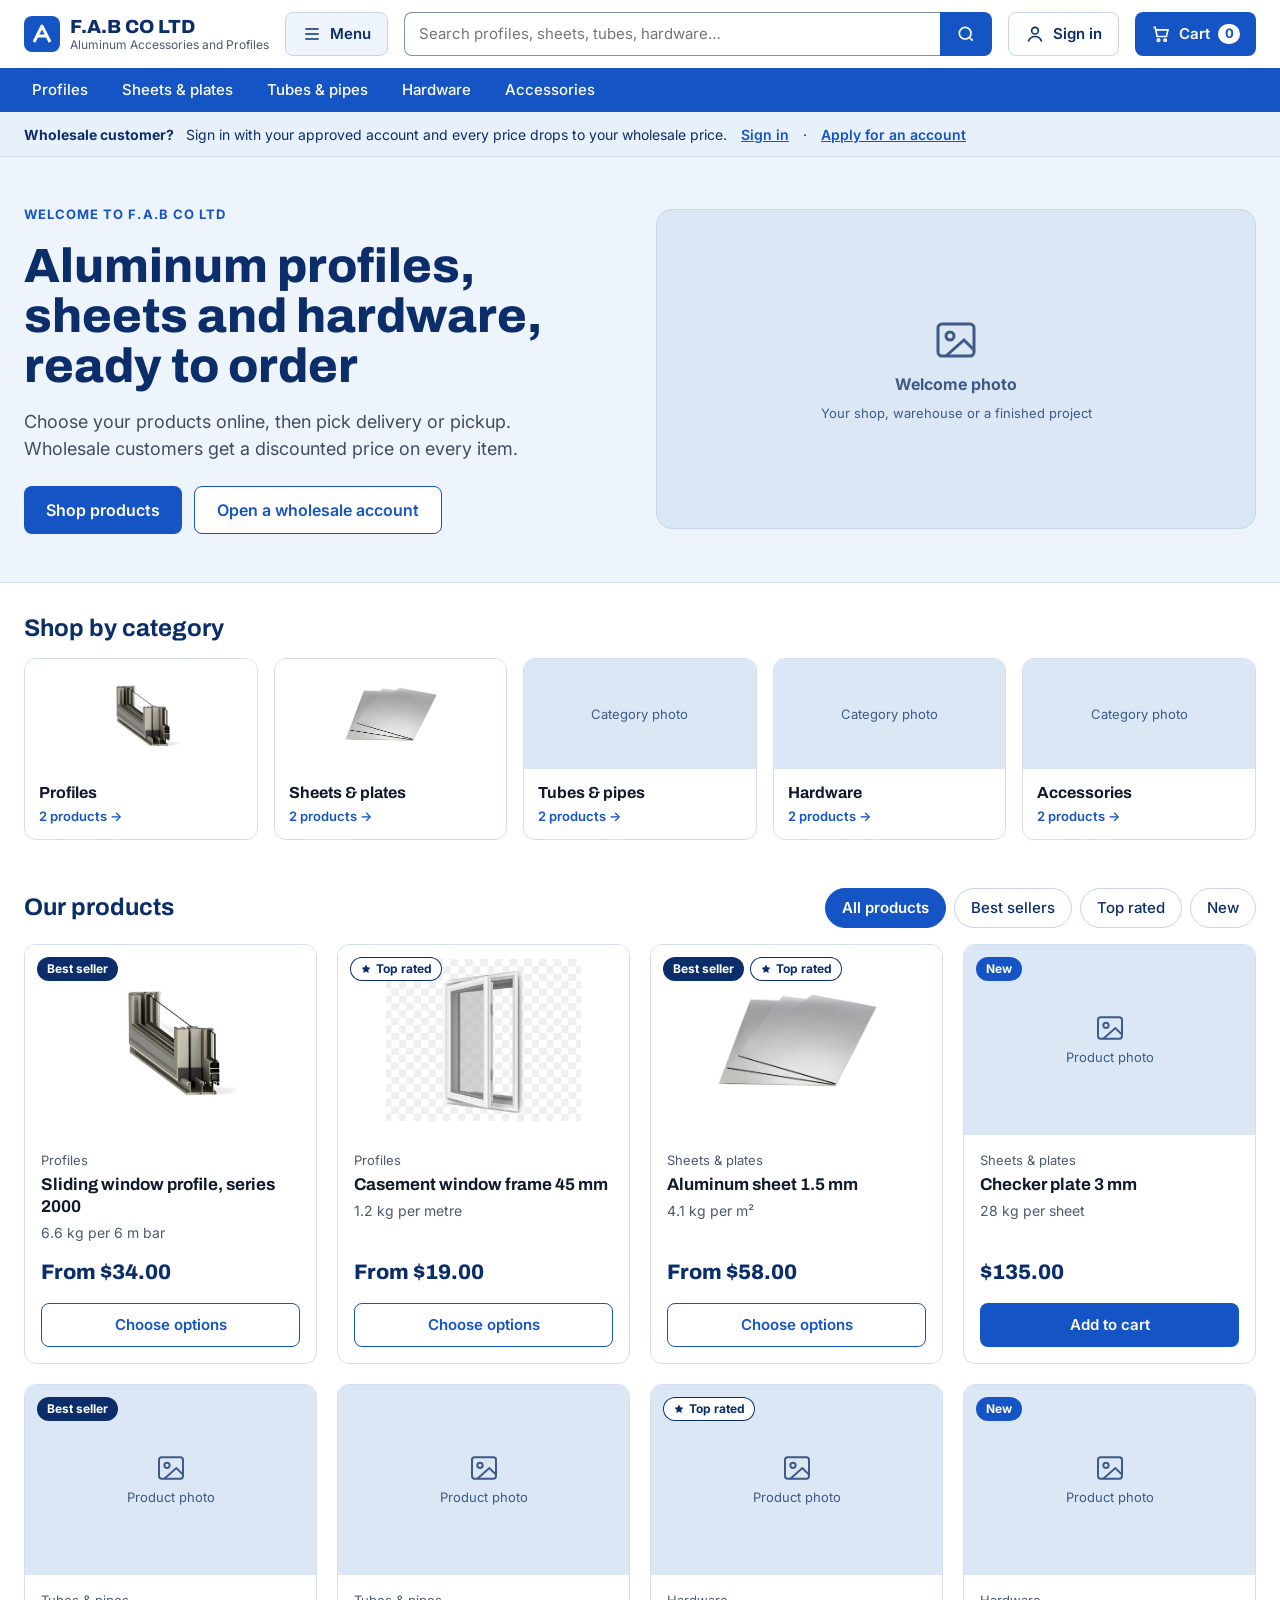
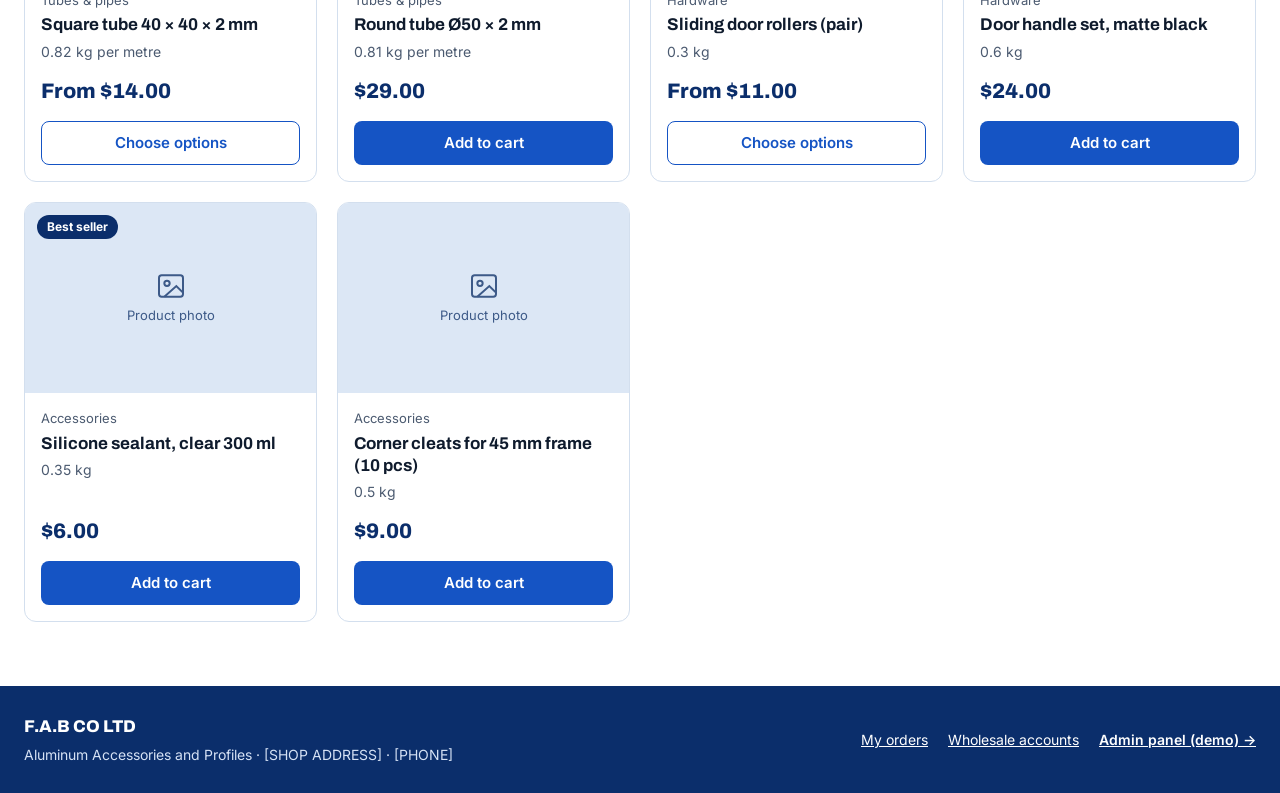
<file: index.html>
<!doctype html>
<html lang="en">
<head>
<meta charset="utf-8">
<meta name="viewport" content="width=device-width, initial-scale=1">
<title>F.A.B CO LTD · Aluminum Accessories and Profiles</title>
<meta name="description" content="Order aluminum profiles, sheets, tubes and hardware online from F.A.B CO LTD. Delivery or pickup, with wholesale prices for approved business customers.">
<link rel="icon" href="images/favicon.svg" type="image/svg+xml">
<link rel="preconnect" href="https://fonts.googleapis.com">
<link rel="preconnect" href="https://fonts.gstatic.com" crossorigin>
<link rel="stylesheet" href="https://fonts.googleapis.com/css2?family=Archivo:wght@600;700;800&family=Inter:wght@400;500;600;700&display=swap">
<link rel="stylesheet" href="css/styles.css">
<script src="js/common.js"></script>
<script src="js/store.js"></script>
<script defer src="js/alpine.min.js"></script>
</head>
<body>
<div class="app" x-data="store()" x-cloak @keydown.escape.window="menuOpen = false">

<!-- ================= Header ================= -->
<header class="site-header">
  <div class="container header-row">
    <button type="button" class="brand" @click="goHome()">
      <svg width="36" height="36" viewBox="0 0 36 36" aria-hidden="true"><rect width="36" height="36" rx="8" fill="#1554C4"/><path d="M10 26 L18 10 L26 26" fill="none" stroke="#FFFFFF" stroke-width="3" stroke-linejoin="round"/><path d="M13.5 20 H22.5" stroke="#FFFFFF" stroke-width="3"/></svg>
      <span class="brand-text"><span class="brand-name">F.A.B CO LTD</span><span class="brand-tag">Aluminum Accessories and Profiles</span></span>
    </button>

    <button type="button" class="btn btn-soft" @click="menuOpen = !menuOpen" :aria-expanded="menuOpen" aria-controls="site-menu">
      <svg class="icon" viewBox="0 0 24 24" fill="none" stroke="currentColor" stroke-width="2" aria-hidden="true"><path d="M4 6h16M4 12h16M4 18h16"/></svg>
      Menu
    </button>

    <form class="search" role="search" @submit.prevent="doSearch()">
      <input type="search" aria-label="Search products" x-model="query" placeholder="Search profiles, sheets, tubes, hardware…">
      <button type="submit" aria-label="Search">
        <svg class="icon" viewBox="0 0 24 24" fill="none" stroke="currentColor" stroke-width="2" aria-hidden="true"><circle cx="11" cy="11" r="7"/><path d="M20 20l-3.5-3.5"/></svg>
      </button>
    </form>

    <button type="button" class="btn btn-quiet" x-show="!signedIn" @click="goSignin('login')">
      <svg class="icon" viewBox="0 0 24 24" fill="none" stroke="currentColor" stroke-width="2" aria-hidden="true"><circle cx="12" cy="8" r="4"/><path d="M4 21c1.5-4 4.5-6 8-6s6.5 2 8 6"/></svg>
      Sign in
    </button>
    <button type="button" class="btn btn-quiet" x-show="signedIn" @click="go('orders')">
      <svg class="icon" viewBox="0 0 24 24" fill="none" stroke="currentColor" stroke-width="2" aria-hidden="true"><circle cx="12" cy="8" r="4"/><path d="M4 21c1.5-4 4.5-6 8-6s6.5 2 8 6"/></svg>
      My account <span class="pill-dark pill-xs">WHOLESALE</span>
    </button>

    <button type="button" class="btn btn-primary" @click="go('cart')">
      <svg class="icon" viewBox="0 0 24 24" fill="none" stroke="currentColor" stroke-width="2" aria-hidden="true"><path d="M3 4h2l2.4 11h11l2-8H6.2"/><circle cx="9" cy="19.5" r="1.5"/><circle cx="17" cy="19.5" r="1.5"/></svg>
      Cart <span class="count-pill" x-text="cartCount"></span>
    </button>
  </div>

  <nav class="cat-bar" aria-label="Product categories">
    <div class="container cat-bar-inner">
      <template x-for="c in cats" :key="c.id">
        <button type="button" @click="openCategory(c.id)" :aria-current="screen === 'category' && catId === c.id ? 'page' : null" x-text="c.name"></button>
      </template>
    </div>
  </nav>

  <div class="notice-bar">
    <div class="container">
      <div class="notice-row" x-show="!signedIn">
        <strong>Wholesale customer?</strong>
        <span>Sign in with your approved account and every price drops to your wholesale price.</span>
        <button type="button" class="link-btn" @click="goSignin('login')">Sign in</button>
        <span aria-hidden="true">·</span>
        <button type="button" class="link-btn" @click="goSignin('apply')">Apply for an account</button>
      </div>
      <div class="notice-row" x-show="signedIn">
        <svg class="icon-sm" viewBox="0 0 24 24" fill="none" stroke="currentColor" stroke-width="3" aria-hidden="true"><path d="M5 12l5 5 9-10"/></svg>
        <strong>Wholesale prices active.</strong>
        <span>You're signed in, so every price you see is your discounted price.</span>
      </div>
    </div>
  </div>
</header>

<!-- ================= Menu ================= -->
<div id="site-menu" class="menu-panel" x-show="menuOpen" x-transition.opacity>
  <div class="container menu-grid">
    <div class="stack">
      <h2 class="menu-title">Categories</h2>
      <template x-for="c in cats" :key="c.id">
        <button type="button" class="menu-link" @click="openCategory(c.id)"><span x-text="c.name"></span> <span class="menu-meta" x-text="'· ' + countIn(c.id)"></span></button>
      </template>
    </div>
    <div class="stack">
      <h2 class="menu-title">Your account</h2>
      <button type="button" class="menu-link" @click="go('orders')">My orders</button>
      <button type="button" class="menu-link" @click="go('cart')">Cart (<span x-text="cartCount"></span>)</button>
      <button type="button" class="menu-link" x-show="!signedIn" @click="goSignin('login')">Sign in</button>
      <button type="button" class="menu-link" x-show="!signedIn" @click="goSignin('apply')">Apply for a wholesale account</button>
      <button type="button" class="menu-link danger" x-show="signedIn" @click="signOut()">Sign out</button>
    </div>
    <div class="stack gap-8">
      <h2 class="menu-title">Help</h2>
      <span class="menu-text">Delivery or pickup from the shop</span>
      <span class="menu-text">Call [PHONE]</span>
      <span class="menu-text">Open [OPENING HOURS]</span>
      <span class="menu-text">[SHOP ADDRESS]</span>
    </div>
  </div>
  <div class="container menu-close">
    <button type="button" class="btn btn-quiet btn-sm" @click="menuOpen = false">
      <svg class="icon-sm" viewBox="0 0 24 24" fill="none" stroke="currentColor" stroke-width="2" aria-hidden="true"><path d="M6 6l12 12M18 6L6 18"/></svg>
      Close menu
    </button>
  </div>
</div>

<!-- ================= Hero (home only) ================= -->
<section class="hero" aria-label="Welcome" x-show="screen === 'home'">
  <div class="container hero-inner">
    <div class="hero-text">
      <span class="eyebrow">Welcome to F.A.B CO LTD</span>
      <h1>Aluminum profiles, sheets and hardware, ready to order</h1>
      <p>Choose your products online, then pick delivery or pickup. Wholesale customers get a discounted price on every item.</p>
      <div class="hero-actions">
        <a class="btn btn-primary btn-lg" href="#products">Shop products</a>
        <button type="button" class="btn btn-outline btn-lg" @click="goSignin('apply')">Open a wholesale account</button>
      </div>
    </div>
    <div class="photo hero-photo">
      <svg width="48" height="48" viewBox="0 0 24 24" fill="none" stroke="currentColor" stroke-width="1.5" aria-hidden="true"><rect x="3" y="4" width="18" height="16" rx="2"/><circle cx="9" cy="10" r="2"/><path d="M21 17l-5-5-9 8"/></svg>
      <strong>Welcome photo</strong>
      <span>Your shop, warehouse or a finished project</span>
    </div>
  </div>
</section>

<!-- ================= Toast ================= -->
<div class="container toast" role="status" x-show="toast" x-transition.opacity>
  <div class="toast-inner">
    <svg class="icon" viewBox="0 0 24 24" fill="none" stroke="#157F3D" stroke-width="2.5" aria-hidden="true"><path d="M5 12l5 5 9-10"/></svg>
    <span x-text="toast"></span>
    <button type="button" class="btn btn-primary btn-sm" @click="go('cart')">View cart</button>
  </div>
</div>

<main class="container page">

  <!-- ===== Home ===== -->
  <div x-show="screen === 'home'">
    <h2 class="h2">Shop by category</h2>
    <div class="cat-grid">
      <template x-for="c in cats" :key="c.id">
        <button type="button" class="card cat-tile" @click="openCategory(c.id)">
          <span class="photo">
            <template x-if="c.img"><img :src="c.img" alt=""></template>
            <span x-show="!c.img">Category photo</span>
          </span>
          <span class="cat-tile-body">
            <span class="cat-tile-name" x-text="c.name"></span>
            <span class="cat-tile-count" x-text="countIn(c.id) + ' →'"></span>
          </span>
        </button>
      </template>
    </div>
    <div class="section-head" id="products">
      <h2 class="h2">Our products</h2>
      <div class="filters" role="group" aria-label="Filter products">
        <template x-for="f in filters" :key="f.id">
          <button type="button" class="chip" :aria-pressed="filter === f.id" @click="filter = f.id" x-text="f.label"></button>
        </template>
      </div>
    </div>
  </div>

  <!-- ===== Category ===== -->
  <div x-show="screen === 'category'">
    <nav class="breadcrumb" aria-label="Breadcrumb">
      <button type="button" @click="goHome()">Home</button><span aria-hidden="true">/</span><span x-text="cat.name"></span>
    </nav>
    <h1 class="h1" x-text="cat.name"></h1>
    <p class="page-intro" x-text="cat.blurb"></p>
  </div>

  <!-- ===== Search ===== -->
  <div x-show="screen === 'search'">
    <h1 class="h1">Search results</h1>
    <p class="page-intro" x-text="searchSummary"></p>
  </div>

  <!-- ===== Product grid (home, category, search) ===== -->
  <div class="product-grid" x-show="isGridScreen && gridProducts.length > 0">
    <template x-for="p in gridProducts" :key="p.id">
      <article class="card product-card">
        <button type="button" class="photo" :aria-label="'View ' + p.name" @click="openProduct(p.id)">
          <template x-if="p.img"><img :src="p.img" alt=""></template>
          <template x-if="!p.img">
            <span class="stack gap-4" style="align-items:center">
              <svg width="32" height="32" viewBox="0 0 24 24" fill="none" stroke="currentColor" stroke-width="1.5" aria-hidden="true"><rect x="3" y="4" width="18" height="16" rx="2"/><circle cx="9" cy="10" r="2"/><path d="M21 17l-5-5-9 8"/></svg>
              Product photo
            </span>
          </template>
          <span class="tags">
            <template x-for="t in p.tags" :key="t">
              <span class="tag" :class="'tag-' + t">
                <svg x-show="t === 'top'" class="icon-xs" viewBox="0 0 24 24" fill="currentColor" aria-hidden="true"><path d="M12 3l2.7 5.6 6.1.9-4.4 4.3 1 6.1L12 17l-5.4 2.9 1-6.1-4.4-4.3 6.1-.9z"/></svg>
                <span x-text="tagLabel(t)"></span>
              </span>
            </template>
          </span>
        </button>
        <div class="product-body">
          <span class="product-cat" x-text="catOf(p.cat).name"></span>
          <button type="button" class="product-name" @click="openProduct(p.id)" x-text="p.name"></button>
          <span class="product-weight" x-text="p.weight"></span>
          <div class="price-row">
            <span class="price" x-text="cardPrice(p)"></span>
            <span class="strike" x-show="signedIn" x-text="cardRetail(p)"></span>
          </div>
          <button type="button" class="btn btn-primary" x-show="!hasVariants(p)" @click="addToCart(p.id, 0, 1)">Add to cart</button>
          <button type="button" class="btn btn-outline" x-show="hasVariants(p)" @click="openProduct(p.id)">Choose options</button>
        </div>
      </article>
    </template>
  </div>

  <div class="empty" x-show="isGridScreen && gridProducts.length === 0">
    <strong>No products match your search</strong>
    <span>Try a shorter word, like "tube" or "sheet", or browse the categories.</span>
    <button type="button" class="btn btn-primary" @click="goHome()">Browse all products</button>
  </div>

  <!-- ===== Product page ===== -->
  <div x-show="screen === 'product'">
    <nav class="breadcrumb" aria-label="Breadcrumb">
      <button type="button" @click="goHome()">Home</button><span aria-hidden="true">/</span>
      <button type="button" @click="openCategory(prod.cat)" x-text="catOf(prod.cat).name"></button><span aria-hidden="true">/</span>
      <span x-text="prod.name"></span>
    </nav>
    <div class="product-layout">
      <div class="gallery">
        <div class="photo gallery-main">
          <template x-if="showMainImage"><img :src="prod.img" :alt="prod.name"></template>
          <svg x-show="!showMainImage" width="48" height="48" viewBox="0 0 24 24" fill="none" stroke="currentColor" stroke-width="1.5" aria-hidden="true"><rect x="3" y="4" width="18" height="16" rx="2"/><circle cx="9" cy="10" r="2"/><path d="M21 17l-5-5-9 8"/></svg>
          <strong x-show="!showMainImage" x-text="'Photo ' + (photo + 1) + ' of 4'"></strong>
        </div>
        <div class="thumbs">
          <template x-for="i in [0, 1, 2, 3]" :key="i">
            <button type="button" class="photo thumb" :aria-pressed="photo === i" :aria-label="'Show photo ' + (i + 1)" @click="photo = i">
              <template x-if="i === 0 && prod.img"><img :src="prod.img" alt=""></template>
              <span x-show="!(i === 0 && prod.img)" x-text="i + 1"></span>
            </button>
          </template>
        </div>
      </div>

      <div class="product-info">
        <div class="row gap-8">
          <template x-for="t in prod.tags" :key="t">
            <span class="tag" :class="'tag-' + t">
              <svg x-show="t === 'top'" class="icon-xs" viewBox="0 0 24 24" fill="currentColor" aria-hidden="true"><path d="M12 3l2.7 5.6 6.1.9-4.4 4.3 1 6.1L12 17l-5.4 2.9 1-6.1-4.4-4.3 6.1-.9z"/></svg>
              <span x-text="tagLabel(t)"></span>
            </span>
          </template>
          <span class="pill-soft" x-text="catOf(prod.cat).name"></span>
        </div>
        <div class="stack gap-4">
          <h1 class="h1" x-text="prod.name"></h1>
          <span class="muted small" x-text="'SKU ' + prod.sku"></span>
        </div>

        <div class="price-box">
          <div class="row gap-12" style="align-items: baseline">
            <span class="price price-lg" x-text="money(unitPrice(pv))"></span>
            <span class="muted" x-text="prod.unit"></span>
            <span class="strike" x-show="signedIn" x-text="'Retail ' + money(pv.retail)"></span>
            <span class="pill-dark" x-show="signedIn">Your wholesale price</span>
          </div>
          <span class="small" x-show="!signedIn" style="color: var(--text-2)">Wholesale customer? <button type="button" class="link-btn" @click="goSignin('login')">Sign in</button> to see your discounted price.</span>
        </div>

        <div class="stack gap-8" x-show="hasVariants(prod)" role="group" :aria-label="prod.vlabel">
          <span><strong x-text="prod.vlabel + ':'"></strong> <span style="color: var(--text-2)" x-text="pv.name"></span></span>
          <div class="row gap-8">
            <template x-for="(v, i) in prod.variants" :key="v.name">
              <button type="button" class="variant" :aria-pressed="variantIndex === i" @click="variant = i" x-text="v.name"></button>
            </template>
          </div>
        </div>

        <div class="buy-row">
          <div class="stepper">
            <button type="button" aria-label="Decrease quantity" @click="qty = Math.max(1, qty - 1)">−</button>
            <output aria-live="polite" x-text="qty"></output>
            <button type="button" aria-label="Increase quantity" @click="qty++">+</button>
          </div>
          <button type="button" class="btn btn-primary btn-lg" @click="addToCart(prod.id, variantIndex, qty)">
            <svg class="icon" viewBox="0 0 24 24" fill="none" stroke="currentColor" stroke-width="2" aria-hidden="true"><path d="M3 4h2l2.4 11h11l2-8H6.2"/><circle cx="9" cy="19.5" r="1.5"/><circle cx="17" cy="19.5" r="1.5"/></svg>
            Add to cart
          </button>
        </div>

        <div class="stack gap-8">
          <h2 class="h3" style="font-size: 18px">Product information</h2>
          <dl class="specs">
            <div class="spec"><dt>Weight</dt><dd x-text="prod.weight"></dd></div>
            <template x-for="sp in prod.specs" :key="sp[0]">
              <div class="spec"><dt x-text="sp[0]"></dt><dd x-text="sp[1]"></dd></div>
            </template>
          </dl>
          <p style="color: var(--ink-2); margin-top: 6px" x-text="prod.desc"></p>
        </div>

        <div class="note-row">
          <svg class="icon" viewBox="0 0 24 24" fill="none" stroke="#1554C4" stroke-width="2" aria-hidden="true"><path d="M3 7h11v9H3zM14 10h4l3 3v3h-7"/><circle cx="7" cy="18" r="1.6"/><circle cx="17" cy="18" r="1.6"/></svg>
          Delivery or pickup from the shop, you choose at checkout.
        </div>
      </div>
    </div>
  </div>

  <!-- ===== Cart ===== -->
  <div x-show="screen === 'cart'">
    <h1 class="h1" style="margin-bottom: 24px">Your cart</h1>
    <div class="empty" x-show="cart.length === 0">
      <svg width="40" height="40" viewBox="0 0 24 24" fill="none" stroke="#3D5A88" stroke-width="1.5" aria-hidden="true"><path d="M3 4h2l2.4 11h11l2-8H6.2"/><circle cx="9" cy="19.5" r="1.5"/><circle cx="17" cy="19.5" r="1.5"/></svg>
      <strong>Your cart is empty</strong>
      <span>Browse the products and add what you need.</span>
      <button type="button" class="btn btn-primary" @click="goHome()">Browse products</button>
    </div>
    <div class="two-col" x-show="cart.length > 0">
      <div class="main-col card">
        <template x-for="(l, i) in cartLines" :key="l.key">
          <div class="cart-line">
            <div class="photo cart-thumb">
              <template x-if="l.img"><img :src="l.img" alt=""></template>
              <svg x-show="!l.img" width="24" height="24" viewBox="0 0 24 24" fill="none" stroke="currentColor" stroke-width="1.5" aria-hidden="true"><rect x="3" y="4" width="18" height="16" rx="2"/><circle cx="9" cy="10" r="2"/><path d="M21 17l-5-5-9 8"/></svg>
            </div>
            <div class="cart-info">
              <button type="button" class="cart-name" @click="openProduct(l.pid, l.vi)" x-text="l.name"></button>
              <span class="small" style="color: var(--text-2)" x-show="l.variantText" x-text="l.variantText"></span>
              <span class="small muted" x-text="l.unit + ' each'"></span>
            </div>
            <div class="stepper stepper-sm">
              <button type="button" aria-label="Decrease quantity" @click="setQty(i, l.qty - 1)">−</button>
              <output x-text="l.qty"></output>
              <button type="button" aria-label="Increase quantity" @click="setQty(i, l.qty + 1)">+</button>
            </div>
            <span class="line-total" x-text="l.total"></span>
            <button type="button" class="remove-btn" @click="setQty(i, 0)">
              <svg class="icon-sm" viewBox="0 0 24 24" fill="none" stroke="currentColor" stroke-width="2" aria-hidden="true"><path d="M4 7h16M9 7V4h6v3M6 7l1 13h10l1-13"/></svg>
              Remove
            </button>
          </div>
        </template>
      </div>
      <aside class="side-col summary">
        <h2 class="h3">Order summary</h2>
        <div class="sum-row"><span class="label">Items</span><span x-text="cartCount"></span></div>
        <div class="sum-row"><span class="label">Regular price</span><span x-text="money(retailTotal)"></span></div>
        <div class="sum-row saving" x-show="signedIn"><span>Wholesale discount</span><span x-text="'−' + money(savings)"></span></div>
        <div class="sum-row"><span class="label">Delivery</span><span>Chosen at checkout</span></div>
        <div class="sum-row sum-total"><span>Total</span><strong x-text="money(total)"></strong></div>
        <div class="hint-box" x-show="!signedIn">Wholesale customer? <button type="button" class="link-btn" @click="goSignin('login')">Sign in</button> to get your discounted prices.</div>
        <button type="button" class="btn btn-primary btn-lg" @click="go('checkout')">Go to checkout</button>
        <button type="button" class="link-btn" style="min-height: 40px" @click="goHome()">Continue shopping</button>
      </aside>
    </div>
  </div>

  <!-- ===== Sign in / apply ===== -->
  <div x-show="screen === 'signin'">
    <div class="card auth">
      <div class="auth-tabs" role="tablist" aria-label="Account">
        <button type="button" role="tab" :aria-selected="authTab === 'login'" @click="authTab = 'login'">Sign in</button>
        <button type="button" role="tab" :aria-selected="authTab === 'apply'" @click="authTab = 'apply'">Apply for wholesale</button>
      </div>

      <form class="auth-body" role="tabpanel" x-show="authTab === 'login'" @submit.prevent="signIn()">
        <div class="stack gap-4">
          <h1 class="h1" style="font-size: 28px">Welcome back</h1>
          <span class="muted">Sign in to your wholesale account to see your discounted prices.</span>
        </div>
        <label class="field">Email<input type="email" autocomplete="email" required></label>
        <label class="field">Password<input type="password" autocomplete="current-password" required></label>
        <button type="button" class="link-btn" style="align-self: flex-start; font-weight: 500; font-size: 14px">Forgot password?</button>
        <button type="submit" class="btn btn-primary btn-lg">Sign in</button>
        <p class="demo-note">Demo: any email and password signs you in as an approved wholesale customer.</p>
      </form>

      <form class="auth-body" role="tabpanel" x-show="authTab === 'apply'" @submit.prevent="submitApplication()">
        <div class="stack gap-4">
          <h1 class="h1" style="font-size: 28px">Apply for a wholesale account</h1>
          <span class="muted">Tell us about your business. Once we approve your account, you'll see wholesale prices whenever you sign in.</span>
        </div>
        <label class="field">Business name<input type="text" autocomplete="organization" required></label>
        <div class="form-grid" style="grid-template-columns: repeat(auto-fit, minmax(180px, 1fr))">
          <label class="field">Contact person<input type="text" autocomplete="name" required></label>
          <label class="field">Phone<input type="tel" autocomplete="tel" required></label>
          <label class="field">City<input type="text" autocomplete="address-level2"></label>
          <label class="field">Business type
            <select>
              <option>Aluminum workshop</option>
              <option>Building contractor</option>
              <option>Glass and frames shop</option>
              <option>Other</option>
            </select>
          </label>
        </div>
        <label class="field">Email<input type="email" autocomplete="email" required></label>
        <label class="field">Password<input type="password" autocomplete="new-password" required minlength="8"></label>
        <button type="submit" class="btn btn-primary btn-lg">Submit application</button>
      </form>
    </div>
  </div>

  <!-- ===== Application received ===== -->
  <div x-show="screen === 'applied'">
    <div class="card message-card">
      <svg width="48" height="48" viewBox="0 0 24 24" fill="none" stroke="#1554C4" stroke-width="2" aria-hidden="true"><circle cx="12" cy="12" r="10"/><path d="M12 7v5l3 2"/></svg>
      <h1 class="h1" style="font-size: 28px">Application received</h1>
      <p>Our team will review your business details and email you once your account is approved. Until then, you can still order at regular prices.</p>
      <span class="status status-amber">Status: waiting for approval</span>
      <button type="button" class="btn btn-primary" style="margin-top: 8px" @click="goHome()">Continue shopping</button>
    </div>
  </div>

  <!-- ===== Checkout ===== -->
  <div x-show="screen === 'checkout'">
    <h1 class="h1" style="margin-bottom: 8px">Checkout</h1>
    <p class="page-intro" x-show="!signedIn">You're checking out as a guest at regular prices. Wholesale customer? <button type="button" class="link-btn" @click="goSignin('login')">Sign in first</button>.</p>
    <p class="page-intro saving" x-show="signedIn">Signed in: your wholesale prices are applied to this order.</p>
    <div class="two-col">
      <form id="checkout-form" class="main-col card checkout-form" @submit.prevent="placeOrder()">
        <fieldset class="plain form-grid">
          <legend class="step-title">1. Contact details</legend>
          <label class="field">Full name<input type="text" autocomplete="name" required></label>
          <label class="field">Phone<input type="tel" autocomplete="tel" required></label>
          <label class="field">Email<input type="email" autocomplete="email"></label>
        </fieldset>
        <fieldset class="plain stack gap-12">
          <legend class="step-title">2. Delivery or pickup</legend>
          <label class="option"><input type="radio" name="delivery" value="delivery" x-model="delivery"> Deliver to my address <span class="end">[DELIVERY FEE]</span></label>
          <label class="option"><input type="radio" name="delivery" value="pickup" x-model="delivery"> Pick up from the shop <span class="end">Free</span></label>
          <div class="form-grid" x-show="delivery === 'delivery'" style="margin-top: 6px">
            <label class="field">City<input type="text" autocomplete="address-level2" :required="delivery === 'delivery'"></label>
            <label class="field">Street and building<input type="text" autocomplete="street-address" :required="delivery === 'delivery'"></label>
          </div>
          <label class="field" style="margin-top: 6px">Notes for the shop (optional)<textarea rows="2" placeholder="e.g. cut bars to 3 m, call before delivery"></textarea></label>
        </fieldset>
        <fieldset class="plain stack gap-12">
          <legend class="step-title">3. Payment</legend>
          <label class="option"><input type="radio" name="payment" value="cod" x-model="payment"> Cash on delivery or pickup</label>
          <label class="option"><input type="radio" name="payment" value="transfer" x-model="payment"> Bank transfer</label>
          <label class="option disabled"><input type="radio" name="payment" disabled> Card payment (coming later)</label>
        </fieldset>
      </form>
      <aside class="side-col summary">
        <h2 class="h3">Your order</h2>
        <template x-for="l in cartLines" :key="l.key">
          <div class="sum-row small"><span x-text="l.qty + ' × ' + l.name"></span><strong style="white-space: nowrap" x-text="l.total"></strong></div>
        </template>
        <div class="sum-row saving" x-show="signedIn" style="border-top: 1px solid var(--line-strong); padding-top: 10px"><span>Wholesale discount</span><span x-text="'−' + money(savings)"></span></div>
        <div class="sum-row small"><span class="label">Delivery</span><span x-text="delivery === 'pickup' ? 'Pickup (free)' : '[DELIVERY FEE]'"></span></div>
        <div class="sum-row sum-total"><span>Total</span><strong x-text="money(total)"></strong></div>
        <button type="submit" form="checkout-form" class="btn btn-primary btn-lg">Place order</button>
        <button type="button" class="link-btn" style="min-height: 40px" @click="go('cart')">Back to cart</button>
      </aside>
    </div>
  </div>

  <!-- ===== Order placed ===== -->
  <div x-show="screen === 'done'">
    <div class="card message-card">
      <svg width="52" height="52" viewBox="0 0 24 24" fill="none" stroke="#157F3D" stroke-width="2" aria-hidden="true"><circle cx="12" cy="12" r="10"/><path d="M7 12l3.5 3.5L17 9"/></svg>
      <h1 class="h1" style="font-size: 28px" x-text="'Order ' + lastOrder + ' placed'"></h1>
      <p>Thank you! We'll call you to confirm the details and the delivery or pickup time.</p>
      <div class="row gap-12" style="justify-content: center; margin-top: 8px">
        <button type="button" class="btn btn-primary" @click="go('orders')">View my orders</button>
        <button type="button" class="btn btn-outline" @click="goHome()">Continue shopping</button>
      </div>
    </div>
  </div>

  <!-- ===== My orders ===== -->
  <div x-show="screen === 'orders'">
    <div class="section-head" style="margin-bottom: 20px">
      <h1 class="h1">My orders</h1>
      <button type="button" class="btn btn-danger" x-show="signedIn" @click="signOut()">Sign out</button>
    </div>
    <div class="banner" x-show="!signedIn">
      <span>Sign in to see all your past orders and reorder quickly.</span>
      <button type="button" class="btn btn-primary" @click="goSignin('login')">Sign in</button>
    </div>
    <div class="empty" x-show="orderList.length === 0">You haven't placed any orders yet.</div>
    <div class="stack gap-12">
      <template x-for="o in orderList" :key="o.num">
        <div class="card list-card">
          <div class="stack" style="flex: 1 1 160px"><span class="order-num" x-text="'Order ' + o.num"></span><span class="muted small" x-text="o.date"></span></div>
          <span style="flex: 1 1 100px; color: var(--text-2)" x-text="o.items"></span>
          <strong style="flex: 1 1 100px" x-text="o.total"></strong>
          <span class="status" :class="o.status === 'Delivered' ? 'status-green' : 'status-blue'" x-text="o.status"></span>
        </div>
      </template>
    </div>
  </div>

</main>

<!-- ================= Footer ================= -->
<footer class="site-footer">
  <div class="container footer-inner">
    <div class="stack gap-4">
      <span class="footer-name">F.A.B CO LTD</span>
      <span class="footer-meta">Aluminum Accessories and Profiles · [SHOP ADDRESS] · [PHONE]</span>
    </div>
    <div class="footer-links">
      <button type="button" @click="go('orders')">My orders</button>
      <button type="button" @click="goSignin('apply')">Wholesale accounts</button>
      <a href="admin.html">Admin panel (demo) →</a>
    </div>
  </div>
</footer>

</div>
</body>
</html>
</file>
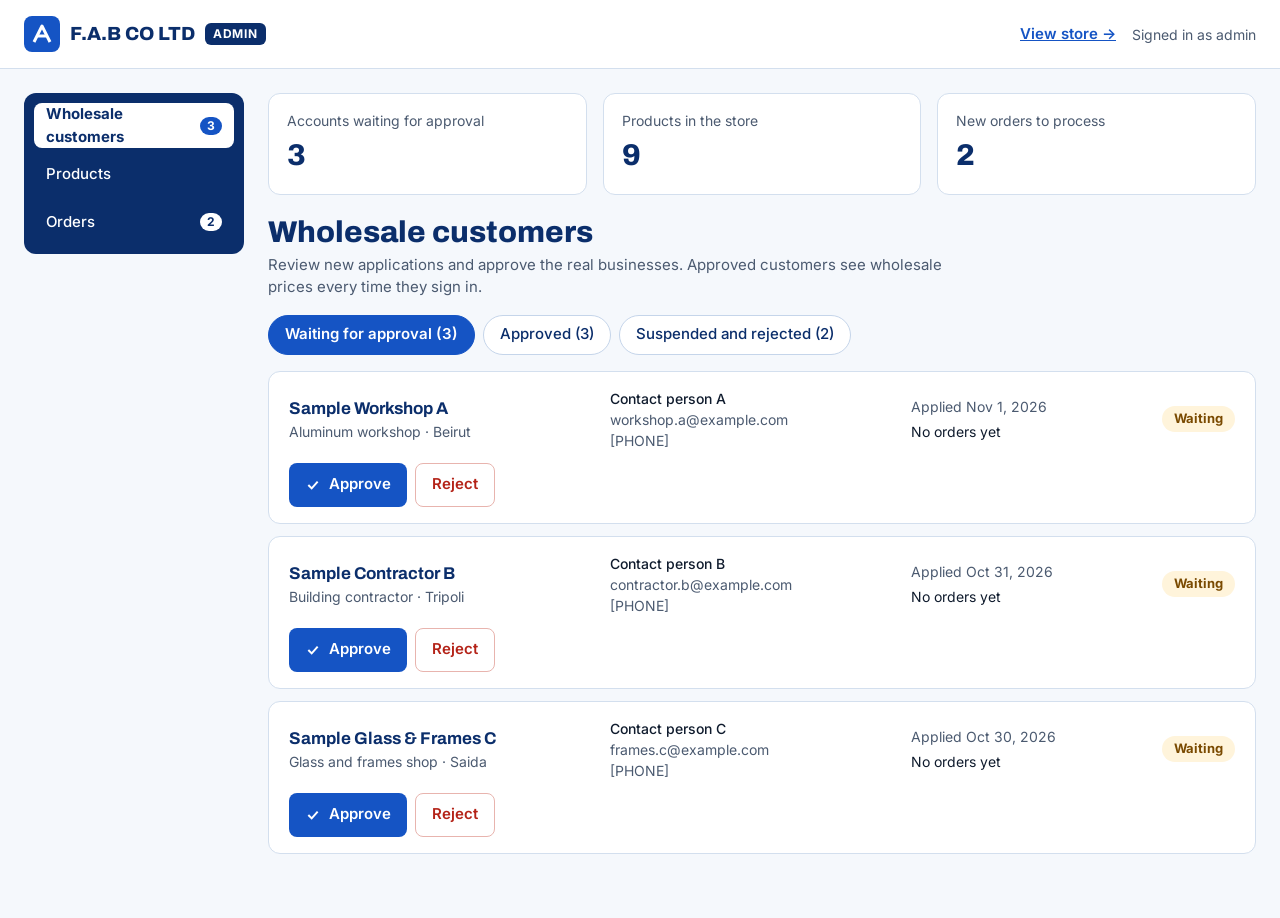
<file: admin.html>
<!doctype html>
<html lang="en">
<head>
<meta charset="utf-8">
<meta name="viewport" content="width=device-width, initial-scale=1">
<title>Admin panel · F.A.B CO LTD</title>
<meta name="robots" content="noindex">
<link rel="icon" href="images/favicon.svg" type="image/svg+xml">
<link rel="preconnect" href="https://fonts.googleapis.com">
<link rel="preconnect" href="https://fonts.gstatic.com" crossorigin>
<link rel="stylesheet" href="https://fonts.googleapis.com/css2?family=Archivo:wght@600;700;800&family=Inter:wght@400;500;600;700&display=swap">
<link rel="stylesheet" href="css/styles.css">
<script src="js/common.js"></script>
<script src="js/admin.js"></script>
<script defer src="js/alpine.min.js"></script>
</head>
<body class="admin-body">
<div x-data="admin()" x-cloak>

<header class="site-header admin-header">
  <div class="container header-row">
    <span class="brand">
      <svg width="36" height="36" viewBox="0 0 36 36" aria-hidden="true"><rect width="36" height="36" rx="8" fill="#1554C4"/><path d="M10 26 L18 10 L26 26" fill="none" stroke="#FFFFFF" stroke-width="3" stroke-linejoin="round"/><path d="M13.5 20 H22.5" stroke="#FFFFFF" stroke-width="3"/></svg>
      <span class="brand-name">F.A.B CO LTD</span>
      <span class="admin-badge">ADMIN</span>
    </span>
    <span style="flex: 1"></span>
    <a href="index.html" style="display: inline-flex; align-items: center; min-height: 44px; font-weight: 600">View store →</a>
    <span class="muted small">Signed in as admin</span>
  </div>
</header>

<div class="container admin-layout">

  <nav class="admin-nav" aria-label="Admin sections">
    <template x-for="t in tabs" :key="t.id">
      <button type="button" :aria-current="tab === t.id ? 'page' : null" @click="switchTab(t.id)">
        <span x-text="t.label"></span>
        <span class="nav-badge" x-show="t.badge > 0" x-text="t.badge"></span>
      </button>
    </template>
  </nav>

  <main class="admin-main">

    <div class="stats">
      <button type="button" class="card stat" @click="switchTab('customers'); custFilter = 'pending'">
        <span>Accounts waiting for approval</span>
        <strong x-text="pending.length"></strong>
      </button>
      <button type="button" class="card stat" @click="switchTab('products')">
        <span>Products in the store</span>
        <strong x-text="visibleCount"></strong>
      </button>
      <button type="button" class="card stat" @click="switchTab('orders')">
        <span>New orders to process</span>
        <strong x-text="newOrders"></strong>
      </button>
    </div>

    <div class="notice" role="status" x-show="notice" x-transition.opacity>
      <svg class="icon" viewBox="0 0 24 24" fill="none" stroke="#157F3D" stroke-width="2.5" aria-hidden="true"><path d="M5 12l5 5 9-10"/></svg>
      <span x-text="notice"></span>
      <button type="button" class="icon-btn" aria-label="Dismiss" @click="notice = ''">
        <svg class="icon-sm" viewBox="0 0 24 24" fill="none" stroke="currentColor" stroke-width="2" aria-hidden="true"><path d="M6 6l12 12M18 6L6 18"/></svg>
      </button>
    </div>

    <!-- ===== Wholesale customers ===== -->
    <section class="stack gap-16" x-show="tab === 'customers'">
      <div class="stack gap-4">
        <h1 class="h1" style="font-size: 30px">Wholesale customers</h1>
        <p class="muted" style="max-width: 720px">Review new applications and approve the real businesses. Approved customers see wholesale prices every time they sign in.</p>
      </div>
      <div class="filters" role="group" aria-label="Filter customers">
        <template x-for="f in custFilters" :key="f.id">
          <button type="button" class="chip" :aria-pressed="custFilter === f.id" @click="custFilter = f.id" x-text="f.label"></button>
        </template>
      </div>
      <div class="empty" x-show="shownCustomers.length === 0">Nothing here right now. New applications appear under "Waiting for approval".</div>
      <div class="stack gap-12">
        <template x-for="c in shownCustomers" :key="c.id">
          <div class="card list-card">
            <div class="customer-col" style="flex: 1 1 220px">
              <span class="customer-name" x-text="c.business"></span>
              <span class="muted small" x-text="c.type + ' · ' + c.city"></span>
            </div>
            <div class="customer-col small" style="flex: 1 1 200px">
              <span style="font-weight: 500" x-text="c.contact"></span>
              <span class="muted" x-text="c.email"></span>
              <span class="muted" x-text="c.phone"></span>
            </div>
            <div class="customer-col small gap-4" style="flex: 1 1 150px">
              <span class="muted" x-text="dateLabel(c)"></span>
              <span x-text="ordersLabel(c)"></span>
            </div>
            <span class="status" :class="statusCss(c)" x-text="statusLabel(c)"></span>
            <div class="actions">
              <template x-if="c.status === 'pending'">
                <div class="actions">
                  <button type="button" class="btn btn-primary" @click="approve(c)">
                    <svg class="icon-sm" viewBox="0 0 24 24" fill="none" stroke="currentColor" stroke-width="3" aria-hidden="true"><path d="M5 12l5 5 9-10"/></svg>
                    Approve
                  </button>
                  <button type="button" class="btn btn-danger" @click="reject(c)">Reject</button>
                </div>
              </template>
              <button type="button" class="btn btn-quiet" x-show="c.status === 'approved'" @click="suspend(c)">Suspend</button>
              <button type="button" class="btn btn-outline" x-show="c.status === 'suspended'" @click="approve(c)">Reactivate</button>
              <button type="button" class="btn btn-outline" x-show="c.status === 'rejected'" @click="approve(c)">Approve anyway</button>
            </div>
          </div>
        </template>
      </div>
    </section>

    <!-- ===== Products ===== -->
    <section class="stack gap-16" x-show="tab === 'products'">
      <div class="row gap-12">
        <div class="stack gap-4" style="flex: 1 1 280px">
          <h1 class="h1" style="font-size: 30px">Products</h1>
          <p class="muted">Add, hide or delete products. Changes show in the store right away.</p>
        </div>
        <label class="search" style="flex: 0 1 260px">
          <span class="sr-only">Search products</span>
          <input type="search" x-model="productQuery" placeholder="Search name or SKU" style="border-right: 1px solid var(--field); border-radius: 8px">
        </label>
        <button type="button" class="btn btn-primary" @click="toggleForm()">
          <svg class="icon" viewBox="0 0 24 24" fill="none" stroke="currentColor" stroke-width="2.5" aria-hidden="true"><path d="M12 5v14M5 12h14"/></svg>
          <span x-text="showForm ? 'Close form' : 'Add product'"></span>
        </button>
      </div>

      <form class="card product-form" x-show="showForm" @submit.prevent="saveProduct()">
        <h2 class="h3">New product</h2>
        <div class="form-grid">
          <label class="field">Product name *<input type="text" x-model="form.name" required></label>
          <label class="field">Category
            <select x-model="form.cat">
              <option value="profiles">Profiles</option>
              <option value="sheets">Sheets &amp; plates</option>
              <option value="tubes">Tubes &amp; pipes</option>
              <option value="hardware">Hardware</option>
              <option value="accessories">Accessories</option>
            </select>
          </label>
          <label class="field">Weight<input type="text" x-model="form.weight" placeholder="e.g. 1.2 kg per metre"></label>
          <label class="field">Regular price ($) *<input type="number" x-model="form.retail" min="0" step="0.01" required></label>
          <label class="field">Wholesale price ($) *<input type="number" x-model="form.whole" min="0" step="0.01" required></label>
          <label class="field">Variants (optional)<input type="text" x-model="form.variants" placeholder="e.g. 3 m, 6 m"></label>
        </div>
        <label class="field">Description<textarea rows="3" x-model="form.desc"></textarea></label>
        <fieldset class="plain row gap-24">
          <legend style="font-weight: 500; margin-bottom: 8px; padding: 0">Special tags</legend>
          <label class="check"><input type="checkbox" value="best" x-model="form.tags"> Best seller</label>
          <label class="check"><input type="checkbox" value="top" x-model="form.tags"> Top rated</label>
          <label class="check"><input type="checkbox" value="new" x-model="form.tags"> New</label>
        </fieldset>
        <div class="stack gap-8">
          <span style="font-weight: 500">Photos</span>
          <div class="uploads">
            <label class="upload">
              <svg class="icon" viewBox="0 0 24 24" fill="none" stroke="currentColor" stroke-width="2" aria-hidden="true"><path d="M12 16V4M7 9l5-5 5 5M4 20h16"/></svg>
              Upload photos
              <input type="file" accept="image/*" multiple @change="onPhotos($event)">
            </label>
            <template x-for="(url, i) in form.photos" :key="url">
              <div class="photo upload-slot"><img :src="url" :alt="'Selected photo ' + (i + 1)"></div>
            </template>
            <div class="photo upload-slot" x-show="form.photos.length === 0">Photo 1 · cover</div>
            <div class="photo upload-slot" x-show="form.photos.length === 0">Photo 2</div>
          </div>
          <span class="muted" style="font-size: 13px">JPG or PNG, up to 4 photos. The first photo is the one shown in the product list.</span>
        </div>
        <div class="row gap-12">
          <button type="submit" class="btn btn-primary">Save product</button>
          <button type="button" class="btn btn-quiet" @click="toggleForm()">Cancel</button>
        </div>
      </form>

      <div class="card table-wrap">
        <table class="ptable">
          <thead>
            <tr>
              <th scope="col">Product</th>
              <th scope="col">Category</th>
              <th scope="col">Tags</th>
              <th scope="col">Price</th>
              <th scope="col">In store</th>
              <th scope="col" class="num">Actions</th>
            </tr>
          </thead>
          <tbody>
            <template x-for="p in shownProducts" :key="p.id">
              <tr>
                <td>
                  <div class="prod-cell">
                    <div class="photo thumb-sm">
                      <template x-if="p.img"><img :src="p.img" alt=""></template>
                    </div>
                    <div class="stack">
                      <span style="font-weight: 600" x-text="p.name"></span>
                      <span class="muted" style="font-size: 13px" x-text="p.sku + ' · ' + variantsLabel(p)"></span>
                    </div>
                  </div>
                </td>
                <td class="small nowrap" x-text="catNames[p.cat]"></td>
                <td>
                  <div class="row gap-4">
                    <span class="muted small" x-show="p.tags.length === 0">None</span>
                    <template x-for="t in p.tags" :key="t">
                      <span class="tag tag-sm" :class="'tag-' + t" x-text="tagLabel(t)"></span>
                    </template>
                  </div>
                </td>
                <td class="nowrap">
                  <div class="stack">
                    <span style="font-weight: 600" x-text="priceLabel(p, 'retail')"></span>
                    <span class="small" style="color: var(--navy)" x-text="'Wholesale: ' + money(p.whole)"></span>
                  </div>
                </td>
                <td>
                  <button type="button" class="toggle-pill" :class="p.visible ? 'on' : 'off'" :aria-pressed="p.visible" @click="p.visible = !p.visible" x-text="p.visible ? 'Visible' : 'Hidden'"></button>
                </td>
                <td>
                  <div class="actions" x-show="confirmId !== p.id">
                    <button type="button" class="btn btn-quiet btn-sm">Edit</button>
                    <button type="button" class="btn btn-danger btn-sm" @click="confirmId = p.id">Delete</button>
                  </div>
                  <div class="actions" x-show="confirmId === p.id">
                    <button type="button" class="btn btn-danger-solid btn-sm" @click="deleteProduct(p)">Yes, delete</button>
                    <button type="button" class="btn btn-quiet btn-sm" @click="confirmId = null">Keep</button>
                  </div>
                </td>
              </tr>
            </template>
          </tbody>
        </table>
      </div>
      <span class="muted small" x-text="products.length + ' products · ' + visibleCount + ' visible in the store'"></span>
    </section>

    <!-- ===== Orders ===== -->
    <section class="stack gap-16" x-show="tab === 'orders'">
      <div class="stack gap-4">
        <h1 class="h1" style="font-size: 30px">Orders</h1>
        <p class="muted">Orders placed in the store. Move each one along as you prepare it.</p>
      </div>
      <div class="stack gap-12">
        <template x-for="o in orders" :key="o.num">
          <div class="card list-card">
            <div class="stack" style="flex: 1 1 150px">
              <span class="order-num" style="font-size: 17px" x-text="'Order ' + o.num"></span>
              <span class="muted small" x-text="o.date"></span>
            </div>
            <div class="customer-col small" style="flex: 1 1 200px">
              <span style="font-weight: 500" x-text="o.customer"></span>
              <span class="muted" x-text="o.type + ' prices · ' + o.delivery"></span>
            </div>
            <span style="flex: 0 1 90px; color: var(--ink-2)" x-text="o.items"></span>
            <strong style="flex: 0 1 110px" x-text="money(o.total)"></strong>
            <span class="status" :class="orderStatus(o).css" x-text="orderStatus(o).label"></span>
            <div style="flex: 0 0 170px; display: flex; justify-content: flex-end">
              <button type="button" class="btn btn-primary" x-show="orderStatus(o).next" @click="advance(o)" x-text="orderStatus(o).action"></button>
            </div>
          </div>
        </template>
      </div>
    </section>

  </main>
</div>

</div>
</body>
</html>
</file>
<file: css/styles.css>
/* F.A.B CO LTD — store prototype styles */

:root {
  --navy: #0B2E6B;
  --blue: #1554C4;
  --blue-50: #EEF4FC;
  --blue-100: #E8F0FC;
  --photo: #DCE7F5;
  --photo-ink: #3D5A88;
  --line: #D3DFEE;
  --line-soft: #E3EBF6;
  --line-strong: #C5D5EA;
  --field: #7D8FA9;
  --ink: #0F1B2D;
  --ink-2: #2A3648;
  --text-2: #3F4D63;
  --muted: #4B5A70;
  --muted-2: #5D6B80;
  --surface: #F5F8FC;
  --danger: #B42318;
  --success: #157F3D;
  --radius: 12px;
  --font-display: "Archivo", system-ui, sans-serif;
  --font-body: "Inter", system-ui, sans-serif;
}

* { box-sizing: border-box; }
html { scroll-behavior: smooth; }
body {
  margin: 0;
  background: #FFFFFF;
  color: var(--ink);
  font-family: var(--font-body);
  font-size: 15px;
  line-height: 1.5;
}
[x-cloak] { display: none !important; }
button, input, select, textarea { font: inherit; color: inherit; }
button { cursor: pointer; }
a { color: var(--blue); }
a:hover { color: var(--navy); }
:focus-visible { outline: 2px solid var(--blue); outline-offset: 2px; }
img { display: block; max-width: 100%; }
p { margin: 0; }
h1, h2, h3 { margin: 0; font-family: var(--font-display); color: var(--navy); line-height: 1.15; }

.icon { width: 20px; height: 20px; flex: none; }
.icon-sm { width: 16px; height: 16px; flex: none; }
.icon-xs { width: 12px; height: 12px; flex: none; }

/* ---------- Layout helpers ---------- */
.app { min-height: 100vh; display: flex; flex-direction: column; }
.container { width: 100%; max-width: 1280px; margin: 0 auto; padding-left: 24px; padding-right: 24px; }
.stack { display: flex; flex-direction: column; }
.row { display: flex; flex-wrap: wrap; align-items: center; }
.gap-4 { gap: 4px; } .gap-8 { gap: 8px; } .gap-12 { gap: 12px; } .gap-16 { gap: 16px; } .gap-24 { gap: 24px; }
.muted { color: var(--muted); }
.small { font-size: 14px; }
.h1 { font-size: 34px; font-weight: 800; }
.h2 { font-size: 24px; font-weight: 700; }
.h3 { font-size: 20px; font-weight: 700; }
.section-head { display: flex; flex-wrap: wrap; align-items: center; justify-content: space-between; gap: 12px; margin-bottom: 16px; }
.page-intro { margin: 4px 0 24px; color: var(--muted); }

/* ---------- Buttons ---------- */
.btn {
  display: inline-flex; align-items: center; justify-content: center; gap: 8px;
  min-height: 44px; padding: 0 16px; border-radius: 8px; border: 0;
  font-weight: 600; text-decoration: none; white-space: nowrap;
}
.btn-lg { min-height: 48px; padding: 0 22px; font-size: 16px; }
.btn-sm { min-height: 36px; padding: 0 12px; font-weight: 500; }
.btn-primary { background: var(--blue); color: #FFFFFF; }
.btn-primary:hover { background: #1048AD; color: #FFFFFF; }
.btn-outline { background: #FFFFFF; color: var(--blue); border: 1.5px solid var(--blue); }
.btn-outline:hover { background: var(--blue-50); }
.btn-soft { background: var(--blue-50); color: var(--navy); border: 1px solid var(--line-strong); }
.btn-quiet { background: #FFFFFF; color: var(--navy); border: 1px solid var(--line-strong); }
.btn-quiet:hover, .btn-soft:hover { border-color: var(--blue); }
.btn-danger { background: #FFFFFF; color: var(--danger); border: 1px solid #E8B4AE; }
.btn-danger-solid { background: var(--danger); color: #FFFFFF; }
.btn-block { width: 100%; }
.link-btn {
  background: none; border: 0; padding: 0 2px; min-height: 32px;
  color: var(--blue); font-weight: 600; text-decoration: underline;
}

/* ---------- Pills, tags, statuses ---------- */
.pill-dark { background: var(--navy); color: #FFFFFF; border-radius: 999px; padding: 2px 10px; font-size: 12px; font-weight: 700; }
.pill-xs { font-size: 11px; padding: 1px 8px; }
.pill-soft { background: var(--blue-50); color: var(--navy); border-radius: 999px; padding: 3px 10px; font-size: 12px; font-weight: 600; }
.count-pill { background: #FFFFFF; color: var(--blue); border-radius: 999px; min-width: 22px; padding: 0 6px; font-size: 13px; font-weight: 700; text-align: center; }

.tag { display: inline-flex; align-items: center; gap: 4px; border-radius: 999px; padding: 3px 10px; font-size: 12px; font-weight: 700; white-space: nowrap; }
.tag-best { background: var(--navy); color: #FFFFFF; }
.tag-top { background: #FFFFFF; color: var(--navy); box-shadow: inset 0 0 0 1px var(--navy); }
.tag-new { background: var(--blue); color: #FFFFFF; }
.tag-sm { padding: 1px 8px; font-size: 11px; }

.status { display: inline-block; border-radius: 999px; padding: 3px 12px; font-size: 13px; font-weight: 700; white-space: nowrap; }
.status-blue { background: var(--blue-100); color: var(--navy); }
.status-green { background: #DCFCE7; color: #14532D; }
.status-amber { background: #FFF4DB; color: #7A4A00; }
.status-gray { background: #EEF1F5; color: var(--text-2); }
.status-red { background: #FDECEA; color: #8A1C12; }

.chip { background: #FFFFFF; color: var(--navy); border: 1px solid var(--line-strong); border-radius: 999px; min-height: 40px; padding: 0 16px; font-weight: 500; }
.chip[aria-pressed="true"] { background: var(--blue); color: #FFFFFF; border-color: var(--blue); font-weight: 600; }

/* ---------- Cards & photos ---------- */
.card { background: #FFFFFF; border: 1px solid var(--line); border-radius: var(--radius); }
.photo {
  position: relative; overflow: hidden;
  background: var(--photo); color: var(--photo-ink);
  display: flex; flex-direction: column; align-items: center; justify-content: center; gap: 6px;
  font-size: 13px; text-align: center;
}
.photo > img {
  position: absolute; inset: 0; width: 100%; height: 100%;
  object-fit: contain; background: #FFFFFF; padding: 14px;
}

/* ---------- Header ---------- */
.site-header { background: #FFFFFF; border-bottom: 1px solid var(--line); }
.header-row { display: flex; flex-wrap: wrap; align-items: center; gap: 12px 16px; padding-top: 12px; padding-bottom: 12px; }
.brand { display: flex; align-items: center; gap: 10px; background: none; border: 0; padding: 0; min-height: 44px; color: var(--navy); text-decoration: none; }
.brand-text { display: flex; flex-direction: column; align-items: flex-start; line-height: 1.1; }
.brand-name { font-family: var(--font-display); font-weight: 800; font-size: 19px; }
.brand-tag { font-size: 12px; color: var(--muted); }
.admin-badge { background: var(--navy); color: #FFFFFF; border-radius: 6px; padding: 2px 8px; font-size: 12px; font-weight: 700; letter-spacing: 0.06em; }

.search { flex: 1 1 260px; display: flex; min-width: 0; }
.search input {
  flex: 1; min-width: 0; min-height: 44px; padding: 0 14px;
  border: 1px solid var(--field); border-right: 0; border-radius: 8px 0 0 8px; background: #FFFFFF;
}
.search button { width: 52px; display: flex; align-items: center; justify-content: center; background: var(--blue); color: #FFFFFF; border: 0; border-radius: 0 8px 8px 0; }

.cat-bar { background: var(--blue); }
.cat-bar-inner { display: flex; gap: 2px; overflow-x: auto; padding-left: 16px; padding-right: 16px; }
.cat-bar button { background: none; border: 0; color: #FFFFFF; font-weight: 500; white-space: nowrap; min-height: 44px; padding: 0 16px; }
.cat-bar button:hover { background: #1048AD; }
.cat-bar button[aria-current="page"] { background: var(--navy); font-weight: 600; }

.notice-bar { background: var(--blue-100); color: var(--navy); font-size: 14px; }
.notice-bar .container { padding-top: 6px; padding-bottom: 6px; }
.notice-row { display: flex; flex-wrap: wrap; align-items: center; gap: 4px 12px; min-height: 32px; }

/* ---------- Menu ---------- */
.menu-panel { background: #FFFFFF; border-bottom: 1px solid var(--line); box-shadow: 0 10px 24px rgba(11, 46, 107, 0.10); }
.menu-grid { display: grid; grid-template-columns: repeat(auto-fit, minmax(220px, 1fr)); gap: 24px; padding-top: 24px; padding-bottom: 8px; }
.menu-title { margin: 0 0 6px; font-family: var(--font-body); font-size: 13px; font-weight: 600; text-transform: uppercase; letter-spacing: 0.06em; color: var(--muted); }
.menu-link { text-align: left; background: none; border: 0; padding: 0 8px; min-height: 40px; border-radius: 6px; color: var(--ink); font-weight: 500; }
.menu-link:hover { background: var(--blue-50); }
.menu-link.danger { color: var(--danger); }
.menu-meta { color: var(--muted-2); font-weight: 400; }
.menu-text { padding: 0 8px; }
.menu-close { display: flex; justify-content: flex-end; padding-bottom: 16px; }

/* ---------- Hero ---------- */
.hero { background: var(--blue-50); border-bottom: 1px solid var(--line); }
.hero-inner { display: flex; flex-wrap: wrap; align-items: center; gap: 32px; padding-top: 48px; padding-bottom: 48px; }
.hero-text { flex: 1 1 420px; display: flex; flex-direction: column; gap: 16px; }
.eyebrow { color: var(--blue); font-weight: 700; font-size: 13px; letter-spacing: 0.08em; text-transform: uppercase; }
.hero h1 { font-size: clamp(34px, 5vw, 48px); font-weight: 800; line-height: 1.05; }
.hero-text p { color: var(--text-2); font-size: 18px; max-width: 560px; }
.hero-actions { display: flex; flex-wrap: wrap; gap: 12px; margin-top: 8px; }
.hero-photo { flex: 1 1 420px; min-height: 320px; border: 1px solid var(--line-strong); border-radius: 16px; padding: 24px; gap: 8px; }
.hero-photo strong { font-size: 16px; }

/* ---------- Toast ---------- */
.toast { margin-top: 16px; }
.toast-inner { display: flex; flex-wrap: wrap; align-items: center; gap: 12px; background: #FFFFFF; border: 1px solid var(--line-strong); border-radius: 10px; padding: 10px 16px; }
.toast-inner > span { flex: 1; }

/* ---------- Main ---------- */
.page { flex: 1; padding-top: 32px; padding-bottom: 64px; }

.cat-grid { display: grid; grid-template-columns: repeat(auto-fill, minmax(200px, 1fr)); gap: 16px; margin: 16px 0 48px; }
.cat-tile { display: flex; flex-direction: column; text-align: left; padding: 0; overflow: hidden; color: var(--ink); }
.cat-tile:hover { border-color: var(--blue); }
.cat-tile .photo { height: 110px; width: 100%; }
.cat-tile .photo > img { padding: 8px; }
.cat-tile-body { display: flex; flex-direction: column; gap: 2px; padding: 12px 14px; }
.cat-tile-name { font-family: var(--font-display); font-weight: 700; font-size: 16px; }
.cat-tile-count { color: var(--blue); font-weight: 600; font-size: 13px; }

.filters { display: flex; flex-wrap: wrap; gap: 8px; }

.product-grid { display: grid; grid-template-columns: repeat(auto-fill, minmax(250px, 1fr)); gap: 20px; }
.product-card { display: flex; flex-direction: column; overflow: hidden; }
.product-card:hover { border-color: var(--blue); }
.product-card .photo { height: 190px; width: 100%; border: 0; }
.tags { position: absolute; top: 12px; left: 12px; right: 12px; display: flex; flex-wrap: wrap; gap: 6px; }
.product-body { display: flex; flex-direction: column; gap: 4px; padding: 16px; flex: 1; }
.product-cat { color: var(--muted); font-size: 13px; }
.product-name { background: none; border: 0; padding: 0; text-align: left; font-family: var(--font-display); font-weight: 700; font-size: 17px; line-height: 1.3; color: var(--ink); }
.product-weight { color: var(--muted); font-size: 14px; }
.price-row { display: flex; flex-wrap: wrap; align-items: baseline; gap: 8px; margin-top: auto; padding-top: 10px; }
.price { font-family: var(--font-display); font-weight: 800; font-size: 21px; color: var(--navy); }
.price-lg { font-size: 34px; }
.strike { color: var(--muted-2); font-size: 14px; text-decoration: line-through; }
.product-body .btn { margin-top: 10px; }

.empty { background: var(--surface); border: 1px solid var(--line); border-radius: var(--radius); padding: 48px 24px; display: flex; flex-direction: column; align-items: center; gap: 10px; text-align: center; color: var(--muted); }
.empty strong { font-family: var(--font-display); font-size: 20px; color: var(--ink); }

.breadcrumb { display: flex; flex-wrap: wrap; gap: 8px; color: var(--muted); font-size: 14px; margin-bottom: 16px; }
.breadcrumb button { background: none; border: 0; padding: 0; color: var(--blue); text-decoration: underline; }

/* ---------- Product page ---------- */
.product-layout { display: flex; flex-wrap: wrap; gap: 40px; }
.gallery { flex: 1 1 420px; min-width: 0; display: flex; flex-direction: column; gap: 12px; }
.gallery-main { aspect-ratio: 4 / 3; border: 1px solid var(--line-strong); border-radius: var(--radius); gap: 8px; }
.gallery-main > img { padding: 24px; }
.thumbs { display: grid; grid-template-columns: repeat(4, minmax(0, 1fr)); gap: 12px; }
.thumb { aspect-ratio: 4 / 3; border: 1px solid var(--line-strong); border-radius: 8px; padding: 0; }
.thumb[aria-pressed="true"] { border: 2px solid var(--blue); color: var(--navy); font-weight: 700; }
.thumb > img { padding: 4px; }
.product-info { flex: 1 1 400px; min-width: 0; display: flex; flex-direction: column; gap: 18px; }
.price-box { background: var(--surface); border: 1px solid var(--line); border-radius: var(--radius); padding: 16px 18px; display: flex; flex-direction: column; gap: 6px; }
.variant { background: #FFFFFF; color: var(--ink); border: 1px solid var(--field); border-radius: 8px; min-height: 44px; padding: 0 16px; }
.variant[aria-pressed="true"] { background: var(--blue-50); color: var(--navy); border: 2px solid var(--blue); font-weight: 600; }
.buy-row { display: flex; flex-wrap: wrap; align-items: center; gap: 12px; }
.buy-row .btn { flex: 1 1 220px; }
.stepper { display: flex; align-items: center; border: 1px solid var(--field); border-radius: 8px; background: #FFFFFF; }
.stepper button { width: 44px; height: 46px; background: none; border: 0; font-size: 20px; color: var(--navy); }
.stepper output { min-width: 36px; text-align: center; font-weight: 700; }
.stepper-sm button { width: 40px; height: 40px; font-size: 18px; }
.specs { margin: 0; border-top: 1px solid var(--line); }
.spec { display: flex; gap: 16px; padding: 10px 0; border-bottom: 1px solid var(--line); }
.spec dt { flex: 0 0 140px; color: var(--muted); }
.spec dd { margin: 0; font-weight: 500; }
.note-row { display: flex; align-items: center; gap: 10px; color: var(--text-2); font-size: 14px; }

/* ---------- Cart, checkout, summaries ---------- */
.two-col { display: flex; flex-wrap: wrap; gap: 24px; align-items: flex-start; }
.main-col { flex: 999 1 560px; min-width: 0; }
.side-col { flex: 1 1 300px; }
.cart-line { display: flex; flex-wrap: wrap; align-items: center; gap: 16px; padding: 16px; border-bottom: 1px solid var(--line-soft); }
.cart-line:last-child { border-bottom: 0; }
.cart-thumb { width: 80px; height: 64px; border: 1px solid var(--line); border-radius: 8px; flex: none; }
.cart-thumb > img { padding: 4px; }
.cart-info { flex: 1 1 200px; display: flex; flex-direction: column; gap: 2px; }
.cart-name { background: none; border: 0; padding: 0; text-align: left; font-weight: 600; color: var(--ink); }
.line-total { min-width: 90px; text-align: right; font-weight: 700; }
.remove-btn { display: flex; align-items: center; gap: 6px; background: none; border: 0; color: var(--danger); min-height: 44px; padding: 0 6px; }
.summary { background: var(--surface); border: 1px solid var(--line); border-radius: var(--radius); padding: 20px; display: flex; flex-direction: column; gap: 12px; }
.sum-row { display: flex; justify-content: space-between; gap: 12px; }
.sum-row .label { color: var(--muted); }
.sum-total { border-top: 1px solid var(--line-strong); padding-top: 12px; font-size: 18px; font-weight: 600; }
.sum-total strong { font-family: var(--font-display); font-weight: 800; color: var(--navy); }
.saving { color: var(--success); font-weight: 600; }
.hint-box { background: #FFFFFF; border: 1px solid var(--line-strong); border-radius: 8px; padding: 10px 12px; font-size: 14px; color: var(--text-2); }

/* ---------- Forms ---------- */
.field { display: flex; flex-direction: column; gap: 6px; font-weight: 500; }
.field input, .field select, .field textarea {
  min-height: 44px; padding: 0 12px; border: 1px solid var(--field); border-radius: 8px;
  background: #FFFFFF; color: var(--ink); font-weight: 400;
}
.field textarea { padding: 10px 12px; resize: vertical; }
.form-grid { display: grid; grid-template-columns: repeat(auto-fill, minmax(220px, 1fr)); gap: 16px; }
.plain { border: 0; margin: 0; padding: 0; min-width: 0; }
.step-title { padding: 0; margin-bottom: 12px; font-family: var(--font-display); font-weight: 700; font-size: 18px; color: var(--navy); }
.option { display: flex; align-items: center; gap: 10px; border: 1px solid var(--line-strong); border-radius: 8px; padding: 12px; min-height: 44px; }
.option .end { margin-left: auto; color: var(--muted); }
.option.disabled { color: var(--muted); }
.checkout-form { padding: 24px; display: flex; flex-direction: column; gap: 24px; }

.auth { max-width: 520px; margin: 0 auto; overflow: hidden; }
.auth-tabs { display: grid; grid-template-columns: repeat(2, minmax(0, 1fr)); border-bottom: 1px solid var(--line); }
.auth-tabs button { background: var(--surface); border: 0; border-bottom: 3px solid transparent; min-height: 52px; color: var(--text-2); }
.auth-tabs button[aria-selected="true"] { background: #FFFFFF; border-bottom-color: var(--blue); font-weight: 700; color: var(--navy); }
.auth-body { padding: 28px 32px 32px; display: flex; flex-direction: column; gap: 16px; }
.demo-note { color: var(--muted); font-size: 13px; text-align: center; }

.message-card { max-width: 540px; margin: 0 auto; padding: 40px 32px; display: flex; flex-direction: column; align-items: center; gap: 12px; text-align: center; }
.message-card p { color: var(--text-2); }

.list-card { display: flex; flex-wrap: wrap; align-items: center; gap: 12px 28px; padding: 16px 20px; }
.order-num { font-family: var(--font-display); font-weight: 700; font-size: 18px; color: var(--navy); }
.banner { display: flex; flex-wrap: wrap; align-items: center; gap: 12px; background: var(--blue-50); border: 1px solid var(--line-strong); border-radius: var(--radius); padding: 14px 18px; margin-bottom: 16px; color: var(--navy); }
.banner > span { flex: 1 1 280px; }

/* ---------- Footer ---------- */
.site-footer { background: var(--navy); color: #FFFFFF; }
.footer-inner { display: flex; flex-wrap: wrap; justify-content: space-between; gap: 16px; padding-top: 28px; padding-bottom: 28px; font-size: 14px; }
.footer-name { font-family: var(--font-display); font-weight: 800; font-size: 17px; }
.footer-meta { color: #D6E2F5; }
.footer-links { display: flex; flex-wrap: wrap; align-items: center; gap: 8px 20px; }
.footer-links button { background: none; border: 0; padding: 0; min-height: 32px; color: #FFFFFF; text-decoration: underline; }
.footer-links a { color: #FFFFFF; font-weight: 600; }

/* ---------- Admin ---------- */
.admin-body { background: var(--surface); }
.admin-header .container, .admin-layout { max-width: 1320px; }
.admin-layout { display: flex; flex-wrap: wrap; gap: 24px; align-items: flex-start; padding-top: 24px; padding-bottom: 64px; }
.admin-nav { flex: 1 1 220px; display: flex; flex-direction: column; gap: 4px; background: var(--navy); border-radius: var(--radius); padding: 10px; }
.admin-nav button { display: flex; align-items: center; justify-content: space-between; gap: 8px; text-align: left; background: none; color: #FFFFFF; border: 0; border-radius: 8px; min-height: 44px; padding: 0 12px; font-weight: 500; }
.admin-nav button:hover { background: #163D82; }
.admin-nav button[aria-current="page"] { background: #FFFFFF; color: var(--navy); font-weight: 700; }
.nav-badge { background: #FFFFFF; color: var(--navy); border-radius: 999px; min-width: 22px; padding: 0 7px; font-size: 12px; font-weight: 700; text-align: center; }
.admin-nav button[aria-current="page"] .nav-badge { background: var(--blue); color: #FFFFFF; }
.admin-main { flex: 999 1 680px; min-width: 0; display: flex; flex-direction: column; gap: 20px; }
.stats { display: grid; grid-template-columns: repeat(auto-fit, minmax(180px, 1fr)); gap: 16px; }
.stat { text-align: left; padding: 16px 18px; display: flex; flex-direction: column; gap: 2px; color: var(--ink); }
.stat:hover { border-color: var(--blue); }
.stat span { color: var(--muted); font-size: 14px; }
.stat strong { font-family: var(--font-display); font-weight: 800; font-size: 30px; color: var(--navy); }
.notice { display: flex; flex-wrap: wrap; align-items: center; gap: 10px; background: #FFFFFF; border: 1px solid var(--line-strong); border-radius: 10px; padding: 8px 8px 8px 16px; }
.notice > span { flex: 1; }
.icon-btn { width: 40px; height: 40px; display: flex; align-items: center; justify-content: center; background: none; border: 0; color: var(--muted); }
.customer-col { display: flex; flex-direction: column; }
.customer-name { font-family: var(--font-display); font-weight: 700; font-size: 17px; color: var(--navy); }
.actions { display: flex; flex-wrap: wrap; gap: 8px; }

.table-wrap { overflow-x: auto; }
.ptable { width: 100%; min-width: 860px; border-collapse: collapse; }
.ptable td.num, .ptable td.nowrap { white-space: nowrap; }
.ptable .actions { flex-wrap: nowrap; }
.prod-cell .stack { min-width: 190px; }
.ptable th { text-align: left; color: var(--muted); font-size: 12px; font-weight: 700; text-transform: uppercase; letter-spacing: 0.05em; padding: 12px 14px; border-bottom: 1px solid var(--line); }
.ptable td { padding: 10px 14px; border-bottom: 1px solid var(--line-soft); vertical-align: middle; }
.ptable tr:last-child td { border-bottom: 0; }
.ptable .num { text-align: right; }
.ptable .actions { justify-content: flex-end; }
.prod-cell { display: flex; align-items: center; gap: 12px; }
.thumb-sm { width: 52px; height: 42px; border: 1px solid var(--line); border-radius: 6px; flex: none; }
.thumb-sm > img { padding: 2px; }
.toggle-pill { border: 0; border-radius: 999px; min-height: 32px; padding: 0 12px; font-size: 13px; font-weight: 700; }
.toggle-pill.on { background: #DCFCE7; color: #14532D; }
.toggle-pill.off { background: #EEF1F5; color: var(--text-2); }
.product-form { padding: 24px; display: flex; flex-direction: column; gap: 18px; }
.check { display: flex; align-items: center; gap: 8px; min-height: 40px; font-weight: 400; }
.check input { width: 18px; height: 18px; }
.uploads { display: flex; flex-wrap: wrap; gap: 12px; }
.upload { position: relative; width: 140px; height: 104px; border: 2px dashed var(--field); border-radius: 10px; display: flex; flex-direction: column; align-items: center; justify-content: center; gap: 4px; color: var(--text-2); font-size: 13px; font-weight: 600; cursor: pointer; }
.upload:hover { border-color: var(--blue); }
.upload input { position: absolute; inset: 0; opacity: 0; cursor: pointer; }
.upload-slot { width: 140px; height: 104px; border-radius: 10px; }

.sr-only { position: absolute; width: 1px; height: 1px; padding: 0; margin: -1px; overflow: hidden; clip: rect(0 0 0 0); white-space: nowrap; border: 0; }

@media (max-width: 640px) {
  .container { padding-left: 16px; padding-right: 16px; }
  .header-row { gap: 10px; }
  .brand-tag { display: none; }
  .header-row > .brand { margin-right: auto; }
  .search { order: 5; flex-basis: 100%; }
  .hero-inner { padding-top: 32px; padding-bottom: 32px; }
  .hero-photo { min-height: 220px; }
  .auth-body { padding: 24px 20px; }
  .h1 { font-size: 28px; }
}
</file>
